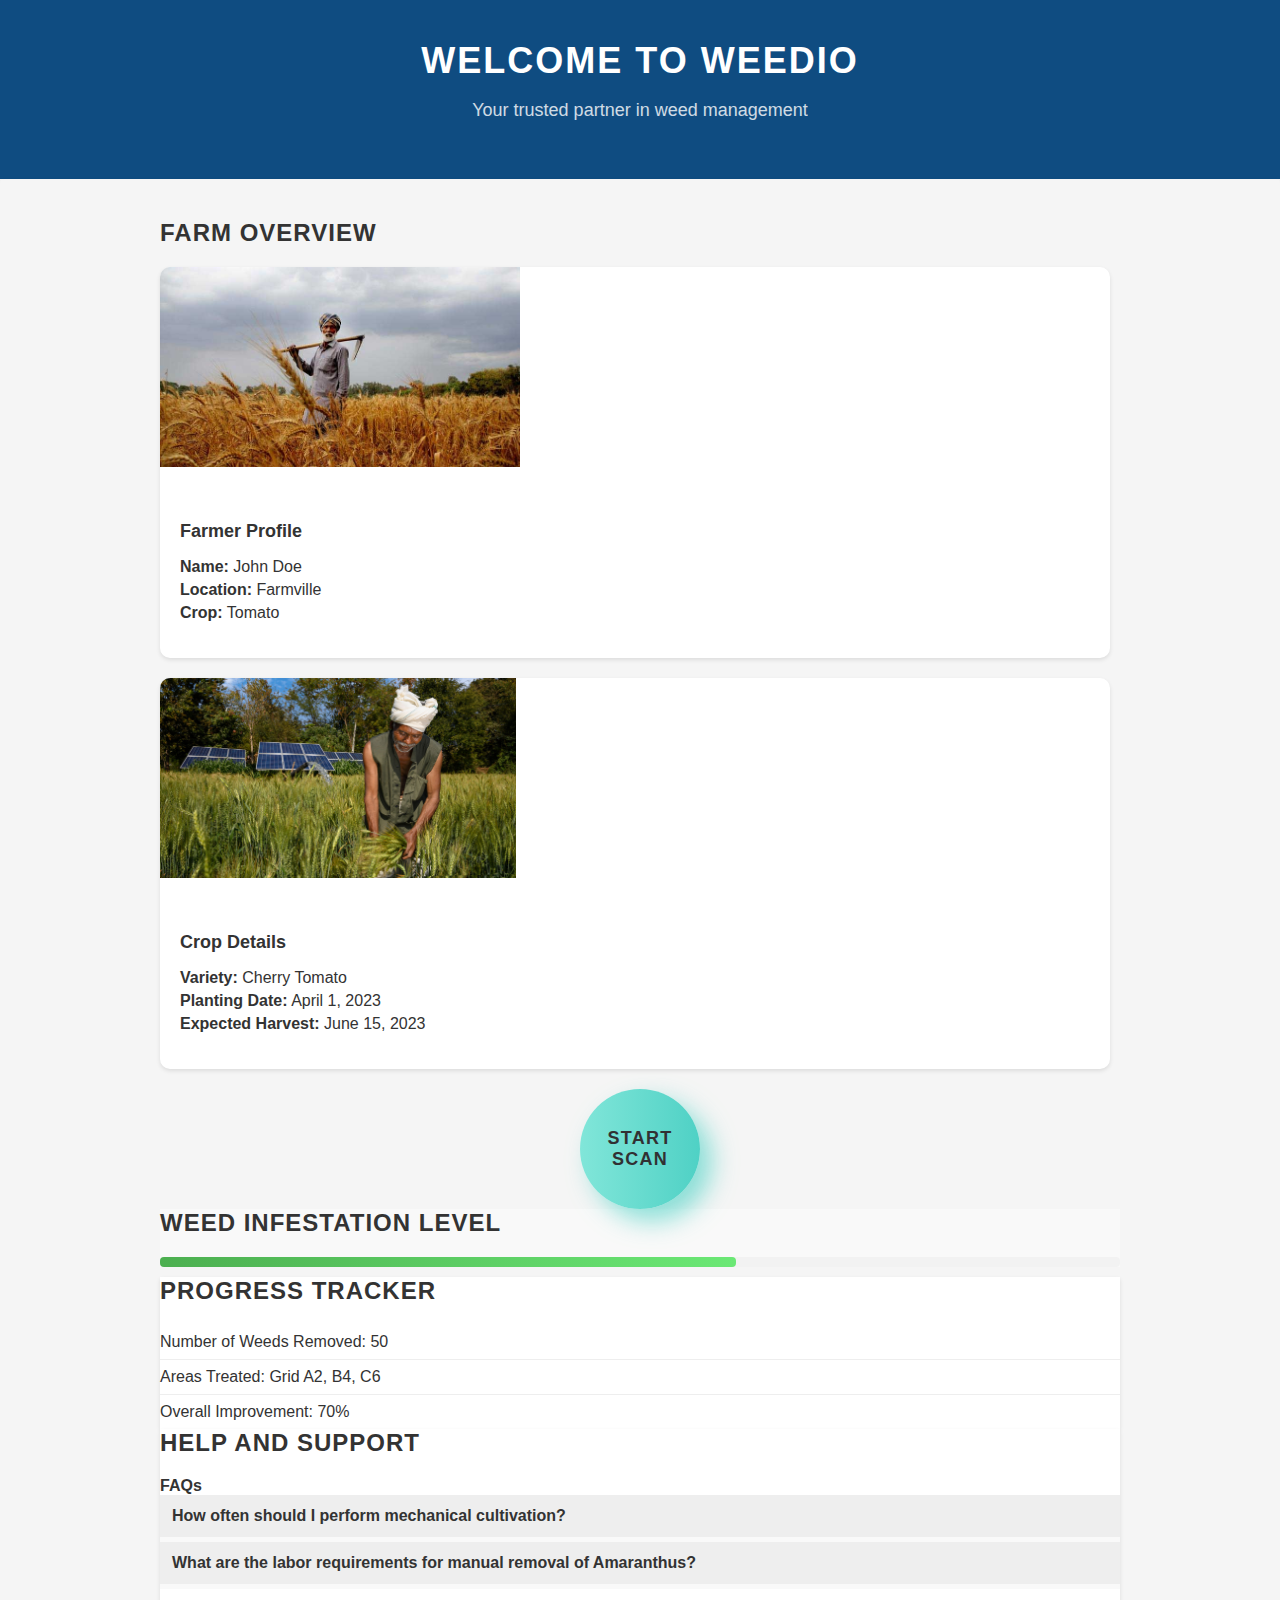
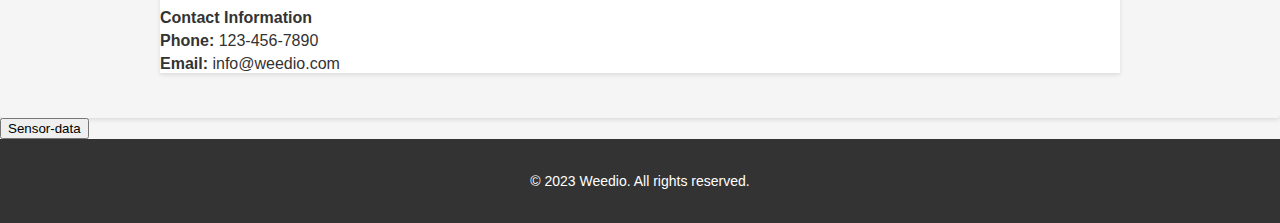
<file: index.html>
<!DOCTYPE html>
<html lang="en">

<head>
    <meta charset="UTF-8">
    <meta name="viewport" content="width=device-width, initial-scale=1.0">
    <!-- <link rel="stylesheet" href="https://stackpath.bootstrapcdn.com/bootstrap/4.5.2/css/bootstrap.min.css"> -->
    <link href="https://cdn.jsdelivr.net/npm/bootstrap@5.3.0-alpha3/dist/css/bootstrap.min.css" rel="stylesheet" integrity="sha384-KK94CHFLLe+nY2dmCWGMq91rCGa5gtU4mk92HdvYe+M/SXH301p5ILy+dN9+nJOZ" crossorigin="anonymous">
    <link rel="stylesheet" href="style.css" type="text/css">
    <!-- <link rel="stylesheet" type="text/css" href="assets/styles/custom-style.css"/> -->
    <title>Weedio - Your Trusted Partner in Weed Management</title>
</head>

<body>
    <header class="bg-primary text-white py-4">
        <div class="container">
          <h1 class="welcome-message">Welcome to Weedio</h1>
          <p class="tagline">Your trusted partner in weed management</p>
        </div>
      </header>
    

      <main class="py-4">
        <div class="container">
            <section class="farm-overview p-4 mb-4 bg-white rounded">
                <h2 class="section-heading">Farm Overview</h2>
                <div class="row">
                  <div class="col-lg-6">
                    <div class="card">
                      <img src="farmer-profile-image.jpg" class="card-img-top" alt="Farmer Profile Image">
                      <div class="card-body">
                        <h5 class="card-title">Farmer Profile</h5>
                        <ul class="list-unstyled">
                          <li><strong>Name:</strong> John Doe</li>
                          <li><strong>Location:</strong> Farmville</li>
                          <li><strong>Crop:</strong> Tomato</li>
                        </ul>
                      </div>
                    </div>
                  </div>
                  <div class="col-lg-6">
                    <div class="card">
                      <img src="crop-image.jpg" class="card-img-top" alt="Crop Image">
                      <div class="card-body">
                        <h5 class="card-title">Crop Details</h5>
                        <ul class="list-unstyled">
                          <li><strong>Variety:</strong> Cherry Tomato</li>
                          <li><strong>Planting Date:</strong> April 1, 2023</li>
                          <li><strong>Expected Harvest:</strong> June 15, 2023</li>
                        </ul>
                      </div>
                    </div>
                  </div>    
                </div>
                <div class="row">
                    <div class="col">
                        <div class="start-scan">
                            <div class="wrap">
                              <button id="start-scan-button" class="button">Start Scan</button> <!--onclick="location.href = 'scan.html';" id="myButton" class="float-left submit-button"-->
                            </div>
                          </div>
                    </div>
                </div>
              </section>
              
              
              
              
              
              

    <section class="weed-infestation p-4 mb-4 bg-light rounded">
        <h2 class="section-heading">Weed Infestation Level</h2>
      <div class="progress-bar">
        <div class="progress" style="width: 60%;"></div>
      </div>
    </section>

    <section class="progress-tracker p-4 mb-4 bg-white rounded">
        <h2 class="section-heading">Progress Tracker</h2>
      <ul>
        <li>Number of Weeds Removed: 50</li>
        <li>Areas Treated: Grid A2, B4, C6</li>
        <li>Overall Improvement: 70%</li>
      </ul>
    </section>

    <section class="help-support p-4 mb-4 bg-white rounded">
        <h2 class="section-heading">Help and Support</h2>
      <div class="faq">
        <h4>FAQs</h4>
        <div class="accordion">
          <div class="question">How often should I perform mechanical cultivation?</div>
          <div class="answer">Mechanical cultivation is recommended within the first 4 weeks of tomato growth.</div>
          <div class="question">What are the labor requirements for manual removal of Amaranthus?</div>
          <div class="answer">Manual removal of Amaranthus requires moderate labor.</div>
        </div>
      </div>
      <div class="contact">
        <h4>Contact Information</h4>
        <p><strong>Phone:</strong> 123-456-7890</p>
        <p><strong>Email:</strong> info@weedio.com</p>
      </div>
    </section>
  </main>

  <div class="row">
    <div class="col">
        <div class="sensor-data">
            <div class="wrap">
              <button id="sensor-data" class="button">Sensor-data</button> <!--onclick="location.href = 'scan.html';" id="myButton" class="float-left submit-button"-->
            </div>
          </div>
    </div>
</div>

  <footer class="bg-dark text-white py-4">
    <div class="container">
      <p class="text-center">© 2023 Weedio. All rights reserved.</p>
    </div>
  </footer>
  <script src="https://cdn.jsdelivr.net/npm/bootstrap@5.3.0-alpha3/dist/js/bootstrap.bundle.min.js" integrity="sha384-ENjdO4Dr2bkBIFxQpeoTz1HIcje39Wm4jDKdf19U8gI4ddQ3GYNS7NTKfAdVQSZe" crossorigin="anonymous"></script>
  <!-- <script src="https://stackpath.bootstrapcdn.com/bootstrap/4.5.2/js/bootstrap.min.js"></script> -->

  <script src="script.js"></script>
</body>

</html>
</file>
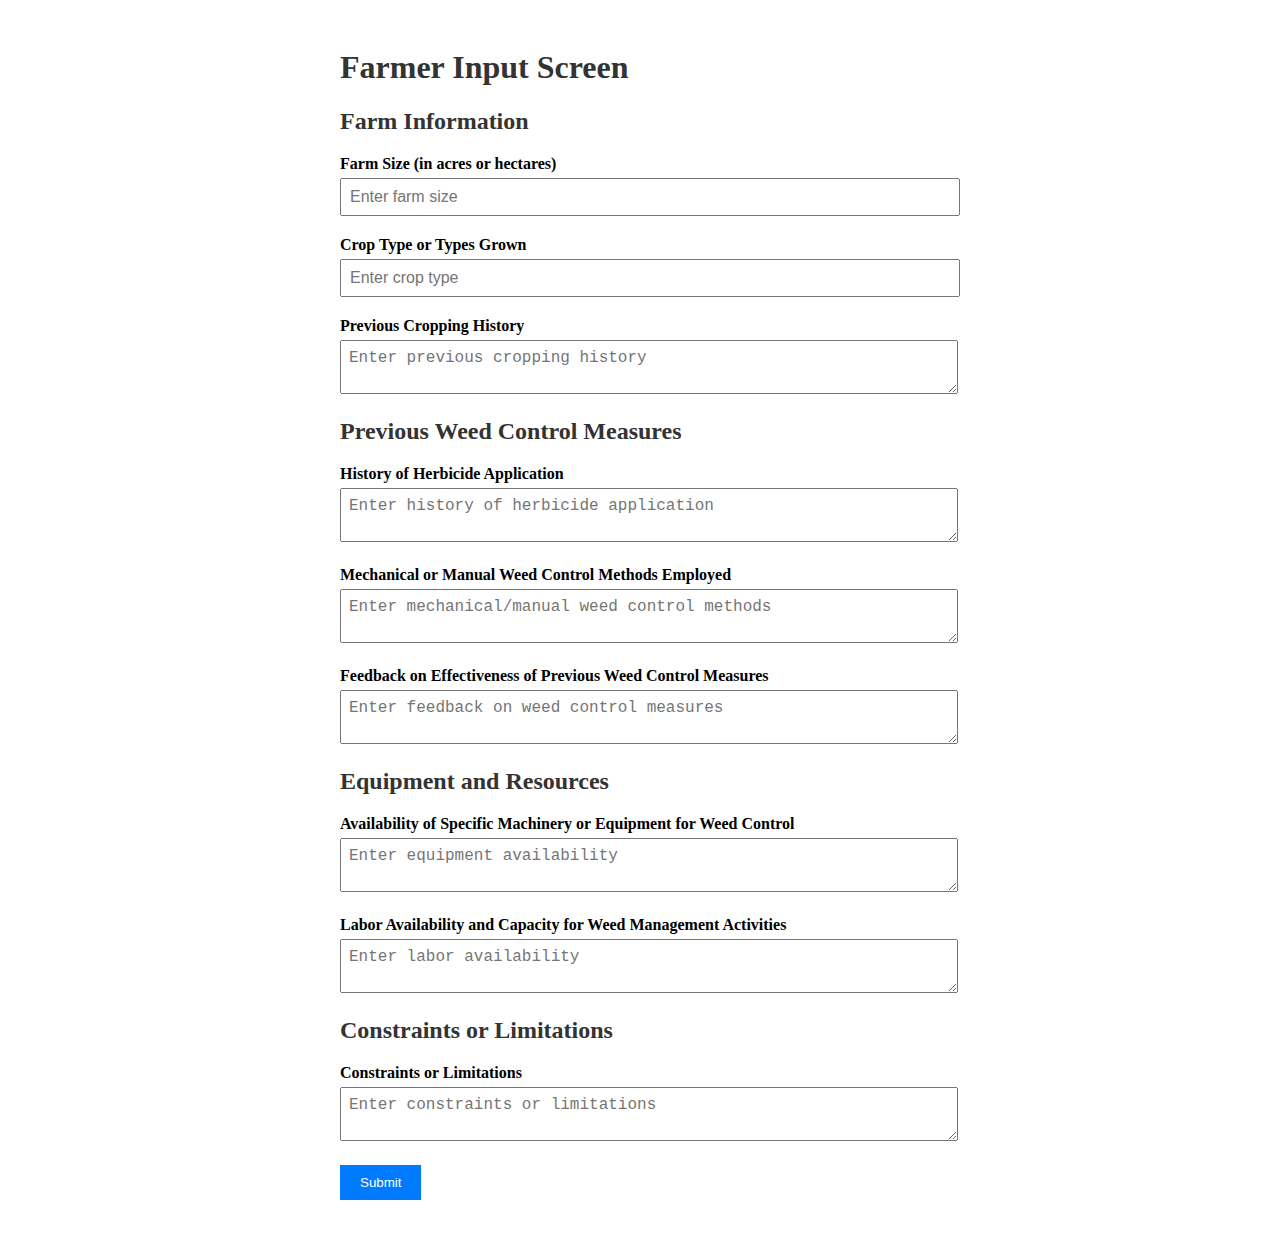
<file: farmerinput.html>
<!DOCTYPE html>
<html lang="en">

<head>
  <meta charset="UTF-8">
  <meta name="viewport" content="width=device-width, initial-scale=1.0">
  <link rel="stylesheet" href="farmerinput.css">
  <title>Farmer Input Screen</title>
</head>

<body>
  <div class="container">
    <h1>Farmer Input Screen</h1>
    <form id="farmer-form">
      <h2>Farm Information</h2>
      <div class="form-group">
        <label for="farm-size">Farm Size (in acres or hectares)</label>
        <input type="text" id="farm-size" name="farm-size" placeholder="Enter farm size">
      </div>

      <div class="form-group">
        <label for="crop-type">Crop Type or Types Grown</label>
        <input type="text" id="crop-type" name="crop-type" placeholder="Enter crop type">
      </div>

      <div class="form-group">
        <label for="cropping-history">Previous Cropping History</label>
        <textarea id="cropping-history" name="cropping-history" placeholder="Enter previous cropping history"></textarea>
      </div>

      <h2>Previous Weed Control Measures</h2>
      <div class="form-group">
        <label for="herbicide-history">History of Herbicide Application</label>
        <textarea id="herbicide-history" name="herbicide-history" placeholder="Enter history of herbicide application"></textarea>
      </div>

      <div class="form-group">
        <label for="mechanical-control">Mechanical or Manual Weed Control Methods Employed</label>
        <textarea id="mechanical-control" name="mechanical-control" placeholder="Enter mechanical/manual weed control methods"></textarea>
      </div>

      <div class="form-group">
        <label for="weed-control-feedback">Feedback on Effectiveness of Previous Weed Control Measures</label>
        <textarea id="weed-control-feedback" name="weed-control-feedback" placeholder="Enter feedback on weed control measures"></textarea>
      </div>

      <h2>Equipment and Resources</h2>
      <div class="form-group">
        <label for="equipment-availability">Availability of Specific Machinery or Equipment for Weed Control</label>
        <textarea id="equipment-availability" name="equipment-availability" placeholder="Enter equipment availability"></textarea>
      </div>

      <div class="form-group">
        <label for="labor-availability">Labor Availability and Capacity for Weed Management Activities</label>
        <textarea id="labor-availability" name="labor-availability" placeholder="Enter labor availability"></textarea>
      </div>

      <h2>Constraints or Limitations</h2>
      <div class="form-group">
        <label for="constraints">Constraints or Limitations</label>
        <textarea id="constraints" name="constraints" placeholder="Enter constraints or limitations"></textarea>
      </div>

      <button type="submit" class="action-button" id="action-button">Submit</button>
    </form>
  </div>

  <script src="farmerinput.js"></script>
</body>

</html>
</file>
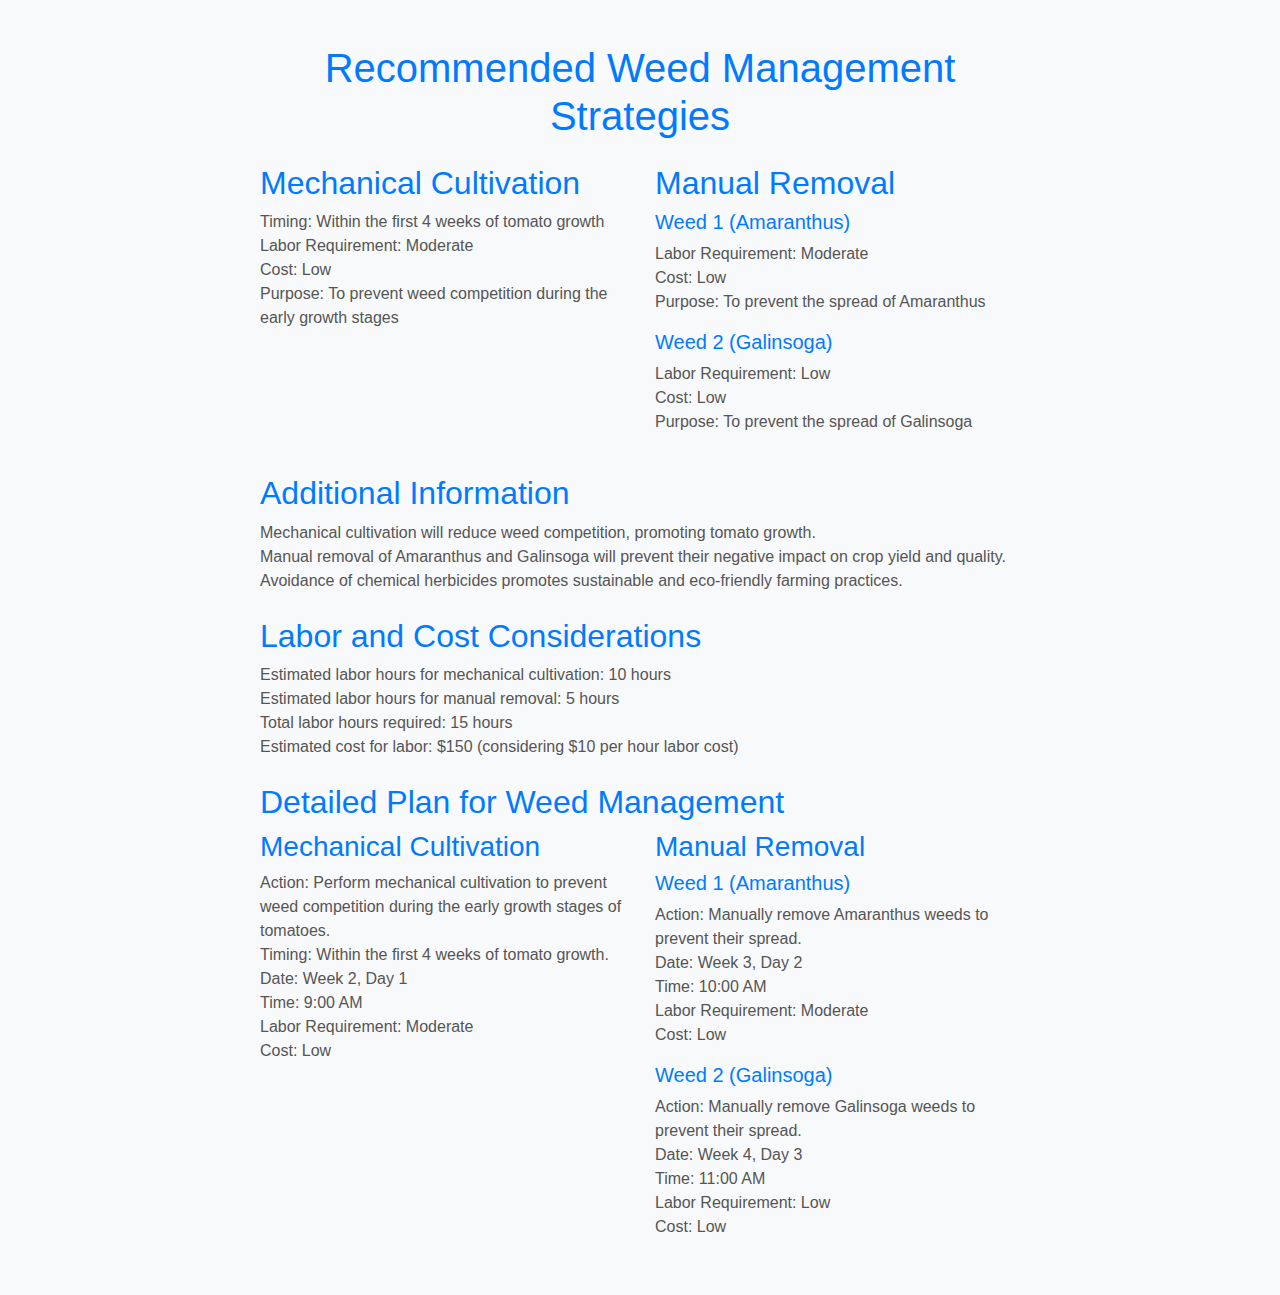
<file: suggestion.html>
<!DOCTYPE html>
<html lang="en">

<head>
  <meta charset="UTF-8">
  <meta name="viewport" content="width=device-width, initial-scale=1.0">
  <link rel="stylesheet" href="https://stackpath.bootstrapcdn.com/bootstrap/4.5.2/css/bootstrap.min.css">
  <link rel="stylesheet" href="suggestion.css">
  <title>Weed Management Strategies</title>
</head>

<body>
  <div class="container">
    <h1 class="text-center mt-4">Recommended Weed Management Strategies</h1>
    
    <div class="row mt-4">
      <div class="col-md-6">
        <h2>Mechanical Cultivation</h2>
        <p>
          Timing: Within the first 4 weeks of tomato growth<br>
          Labor Requirement: Moderate<br>
          Cost: Low<br>
          Purpose: To prevent weed competition during the early growth stages
        </p>
      </div>
      <div class="col-md-6">
        <h2>Manual Removal</h2>
        <h5>Weed 1 (Amaranthus)</h5>
        <p>
          Labor Requirement: Moderate<br>
          Cost: Low<br>
          Purpose: To prevent the spread of Amaranthus
        </p>
        <h5>Weed 2 (Galinsoga)</h5>
        <p>
          Labor Requirement: Low<br>
          Cost: Low<br>
          Purpose: To prevent the spread of Galinsoga
        </p>
      </div>
    </div>

    <h2 class="mt-4">Additional Information</h2>
    <p>
      Mechanical cultivation will reduce weed competition, promoting tomato growth.<br>
      Manual removal of Amaranthus and Galinsoga will prevent their negative impact on crop yield and quality.<br>
      Avoidance of chemical herbicides promotes sustainable and eco-friendly farming practices.
    </p>

    <h2 class="mt-4">Labor and Cost Considerations</h2>
    <p>
      Estimated labor hours for mechanical cultivation: 10 hours<br>
      Estimated labor hours for manual removal: 5 hours<br>
      Total labor hours required: 15 hours<br>
      Estimated cost for labor: $150 (considering $10 per hour labor cost)
    </p>

    <h2 class="mt-4">Detailed Plan for Weed Management</h2>
    <div class="row">
      <div class="col-md-6">
        <h3>Mechanical Cultivation</h3>
        <p>
          Action: Perform mechanical cultivation to prevent weed competition during the early growth stages of tomatoes.<br>
          Timing: Within the first 4 weeks of tomato growth.<br>
          Date: Week 2, Day 1<br>
          Time: 9:00 AM<br>
          Labor Requirement: Moderate<br>
          Cost: Low
        </p>
      </div>
      <div class="col-md-6">
        <h3>Manual Removal</h3>
        <h5>Weed 1 (Amaranthus)</h5>
        <p>
          Action: Manually remove Amaranthus weeds to prevent their spread.<br>
          Date: Week 3, Day 2<br>
          Time: 10:00 AM<br>
          Labor Requirement: Moderate<br>
          Cost: Low
        </p>
        <h5>Weed 2 (Galinsoga)</h5>
        <p>
          Action: Manually remove Galinsoga weeds to prevent their spread.<br>
          Date: Week 4, Day 3<br>
          Time: 11:00 AM<br>
          Labor Requirement: Low<br>
          Cost: Low
        </p>
      </div>
    </div>
  </div>

  <script src="https://code.jquery.com/jquery-3.5.1.slim.min.js"></script>
  <script src="https://cdn.jsdelivr.net/npm/@popperjs/core@2.9.2/dist/umd/popper.min.js"></script>
  <script src="https://stackpath.bootstrapcdn.com/bootstrap/4.5.2/js/bootstrap.min.js"></script>
</body>

</html>
</file>
<file: style.css>
/* Global Styles */
body {
    font-family: Arial, sans-serif;
    margin: 0;
    padding: 0;
    background-color: #f5f5f5;
    color: #333;
  }
  
  .container {
    max-width: 960px;
    margin: 0 auto;
    padding: 20px;
  }
  
  h1, h2, h3, h4 {
    margin: 0;
  }
  
  /* Header Styles */
  header {
    background-color: #0f4c81;
    padding: 20px;
    text-align: center;
    color: #fff;
  }
  
  .welcome-message {
    font-size: 36px;
  font-weight: bold;
  text-transform: uppercase;
  letter-spacing: 2px;
  margin-bottom: 10px;
  }
  
  .tagline {
    font-size: 18px;
    opacity: 0.8;
  }
  
  /* Main Content Styles */
  main {
    background-color: #f5f5f5;
    border-radius: 4px;
    box-shadow: 0 2px 4px rgba(0, 0, 0, 0.1);
    padding: 20px;
  }
  
  .section-heading {
    font-size: 24px;
  font-weight: bold;
  text-transform: uppercase;
  letter-spacing: 1px;
  margin-bottom: 20px;
  }

  .farm-overview .section-heading {
    color: #333;
  }
  
  .farm-overview .card-slider-container {
    overflow-x: auto;
  }
  
  .farm-overview .card-slider {
    display: flex;
    flex-wrap: nowrap;
  }
  
  .farm-overview .card {
    margin-right: 10px;
    border: none;
    box-shadow: 0 2px 4px rgba(0, 0, 0, 0.1);
    border-radius: 10px;
    overflow: hidden;
    background-color: #fff;
  }
  
  .farm-overview .section-heading {
    color: #333;
  }
  
  .farm-overview .card {
    margin-bottom: 20px;
    border: none;
    box-shadow: 0 2px 4px rgba(0, 0, 0, 0.1);
  }
  
  .farm-overview .card-img-top {
    object-fit: cover;
    height: 200px;
  }
  
  .farm-overview .card-body {
    padding: 20px;
  }
  
  .farm-overview .card-title {
    font-size: 18px;
    font-weight: bold;
    margin-bottom: 10px;
  }
  
  .farm-overview .list-unstyled {
    padding-left: 0;
    list-style: none;
  }
  
  .farm-overview .list-unstyled li {
    margin-bottom: 5px;
  }
  
  @media (max-width: 768px) {
    .farm-overview .card {
      flex: 0 0 100%;
      max-width: 100%;
    }
  }
  
  .farm-overview .start-scan {
    display: flex;
    justify-content: center;
    align-items: center;
  }
  
  .farm-overview .wrap {
    height: 100%;
    display: flex;
    align-items: center;
    justify-content: center;
  }
  
  .farm-overview .button {
    width: 120px;
    height: 120px;
    border-radius: 50%;
    font-family: 'Nunito', sans-serif;
    font-size: 18px;
    text-transform: uppercase;
    letter-spacing: 1.3px;
    font-weight: 700;
    color: #313133;
    background: #4FD1C5;
    background: linear-gradient(90deg, rgba(129, 230, 217, 1) 0%, rgba(79, 209, 197, 1) 100%);
    border: none;
    box-shadow: 12px 12px 24px rgba(79, 209, 197, .64);
    transition: all 0.3s ease-in-out 0s;
    cursor: pointer;
    outline: none;
    position: relative;
  }
  
  .farm-overview .button::before {
    content: '';
    border-radius: 50%;
    width: calc(120px + 12px);
    height: calc(120px + 12px);
    border: 6px solid #00FFCB;
    box-shadow: 0 0 60px rgba(0, 255, 203, .64);
    position: absolute;
    top: 50%;
    left: 50%;
    transform: translate(-50%, -50%);
    opacity: 0;
    transition: all .3s ease-in-out 0s;
  }
  
  .farm-overview .button:hover,
  .farm-overview .button:focus {
    color: #313133;
    transform: translateY(-6px);
  }
  
  .farm-overview .button:hover::before,
  .farm-overview .button:focus::before {
    opacity: 1;
  }
  
  .farm-overview .button::after {
    content: '';
    width: 20px;
    height: 20px;
    border-radius: 100%;
    border: 6px solid #00FFCB;
    position: absolute;
    z-index: -1;
    top: 50%;
    left: 50%;
    transform: translate(-50%, -50%);
    animation: ring 1.5s infinite;
  }
  
  .farm-overview .button:hover::after,
  .farm-overview .button:focus::after {
    animation: none;
    display: none;
  }
  
  @keyframes ring {
    0% {
      width: 20px;
      height: 20px;
      opacity: 1;
    }
    100% {
      width: 120px;
      height: 120px;
      opacity: 0;
    }
  }
  
  
  
  .weed-infestation {
    background-color: #f9f9f9;
  }
  
  .progress-tracker, .help-support {
    background-color: #fff;
    box-shadow: 0 2px 4px rgba(0, 0, 0, 0.1);
  }
  
  .farm-details {
    margin-left: 20px;
  }
  
  .progress-bar {
    background-color: #f2f2f2;
    height: 10px;
    border-radius: 4px;
    margin-bottom: 10px;
    position: relative;
  }
  
  .progress {
    height: 100%;
    border-radius: 4px;
    background-image: linear-gradient(to right, #4caf50, #6be875);
    transition: width 0.5s ease;
  }
  
  .progress[data-percentage="100"] {
    animation: progressComplete 0.5s ease forwards;
  }
  
  @keyframes progressComplete {
    0% {
      width: 0;
    }
    100% {
      width: 100%;
    }
  }
  
  .progress-percentage {
    position: absolute;
    top: -18px;
    right: 0;
    font-size: 12px;
    color: #555;
  }
  
  .progress-percentage::after {
    content: "%";
  }
  
  .progress-text {
    font-size: 14px;
    color: #333;
  }
  
  .progress-info {
    display: flex;
    justify-content: space-between;
    align-items: center;
  }
  
  .progress-info span {
    font-size: 14px;
    color: #777;
  }
  
  .progress-tracker ul {
    list-style-type: none;
    padding: 0;
    margin: 0;
  }
  
  .progress-tracker li {
    padding: 8px 0;
    border-bottom: 1px solid #eee;
  }
  
  .progress-tracker li:last-child {
    border-bottom: none;
  }
  
  .help-support {
    padding-top: 0;
  }
  
  .faq {
    margin-bottom: 20px;
  }
  
  .question {
    font-weight: bold;
    margin-bottom: 5px;
    cursor: pointer;
  }
  
  .answer {
    margin-left: 20px;
    color: #777;
    display: none;
  }
  
  .contact {
    margin-top: 20px;
  }
  
  .contact p {
    margin: 5px 0;
  }
  
  /* Accordion Styles */
  .accordion {
    background-color: #f9f9f9;
    border: none;
    padding: 0;
    margin: 0;
    overflow: hidden;
  }
  
  .accordion .question {
    background-color: #eee;
    color: #333;
    cursor: pointer;
    padding: 12px;
    width: 100%;
    text-align: left;
    border: none;
    outline: none;
    transition: background-color 0.3s ease;
  }
  
  .accordion .answer {
    padding: 18px;
    background-color: #f5f5f5;
    display: none;
    overflow: hidden;
    transition: max-height 0.3s ease;
  }
  
  .accordion .active,
  .accordion .question:hover {
    background-color: #ddd;
  }
  
  .accordion .active .answer {
    display: block;
    max-height: 500px;
  }
  
  /* Footer Styles */
footer {
    background-color: #333;
    text-align: center;
    color: #fff;
    font-size: 14px;
  }


  /* css for scan page*/
</file>
<file: farmerinput.css>
.container {
    max-width: 600px;
    margin: 0 auto;
    padding: 20px;
  }
  
  h1, h2 {
    color: #333;
  }
  
  .form-group {
    margin-bottom: 20px;
  }
  
  label {
    display: block;
    font-weight: bold;
    margin-bottom: 5px;
  }
  
  input[type="text"],
  textarea {
    width: 100%;
    padding: 8px;
    font-size: 16px;
  }
  
  button {
    padding: 10px 20px;
    background-color: #007bff;
    color: #fff;
    border: none;
    cursor: pointer;
  }
  
  button:hover {
    background-color: #0056b3;
  }
  
  button:active {
    background-color: #00397a;
  }
  
  button:focus {
    outline: none;
  }
</file>
<file: suggestion.css>
body {
    background-color: #f8f9fa;
  }
  
  .container {
    max-width: 800px;
    margin: 0 auto;
    padding: 20px;
  }
  
  h1, h2, h3, h5 {
    color: #007bff;
  }
  
  p {
    color: #555;
  }
  
  .row {
    margin-bottom: 20px;
  }
  
  @media (max-width: 767px) {
    h2 {
      margin-top: 30px;
    }
  }
</file>
